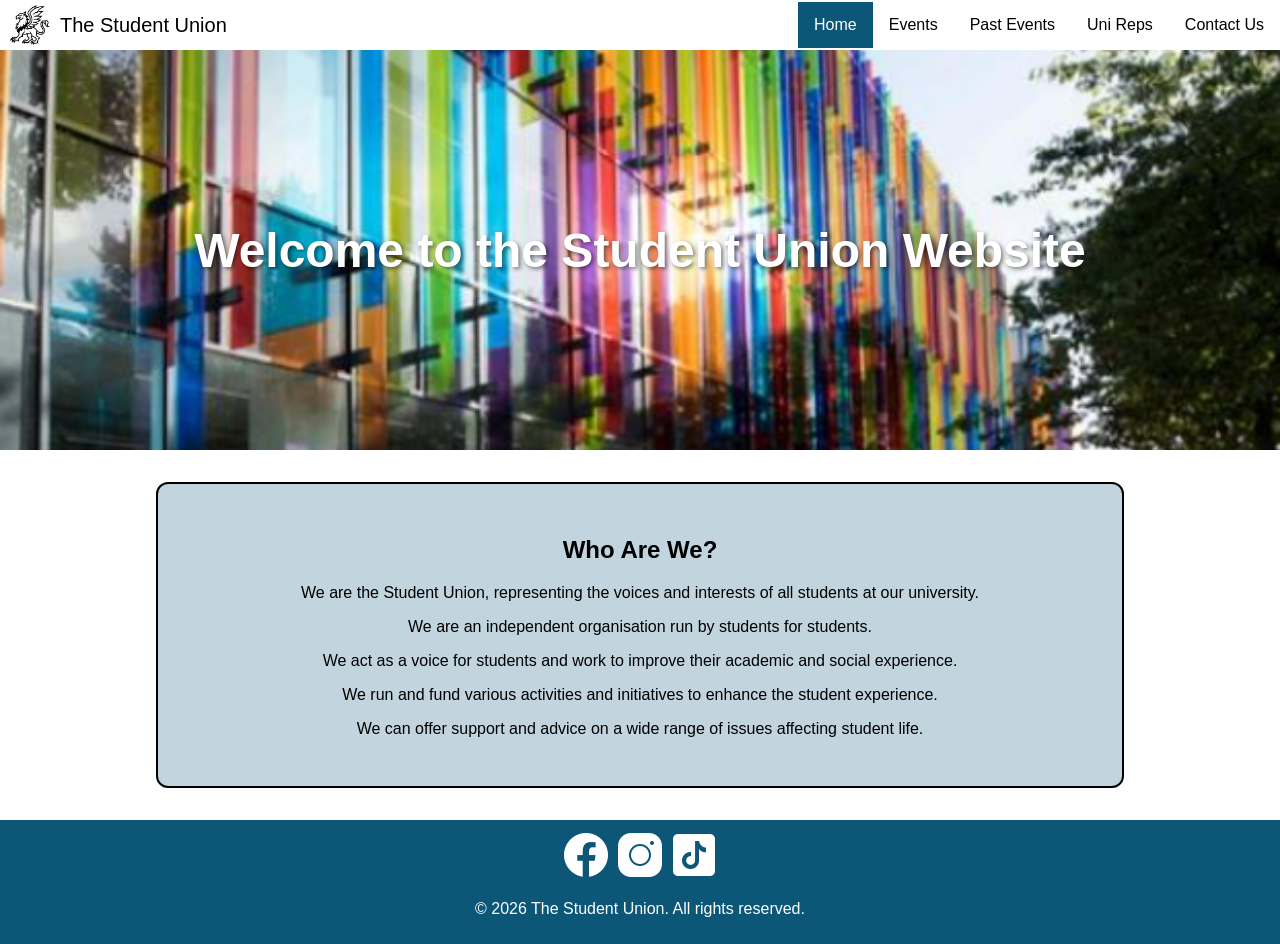
<file: index.html>
<!DOCTYPE html>
<html lang="en">
  <head>
    <meta charset="UTF-8">
    <meta name="viewport" content="width=device-width, initial-scale=1.0">
    <meta http-equiv="X-UA-Compatible" content="ie=edge">
    <title>HTML 5 Boilerplate</title>
    <link rel="stylesheet" href="style.css">
  </head>
  <body>
    <nav>
      <img src="uni_logo.png" alt="Logo" class="logo">
      <h2>The Student Union</h2>
      <ul>
        <li class="active"><a href="index.html">Home</a></li>
        <li><a href="events.html">Events</a></li>
        <li><a href="pastevents.html">Past Events</a></li>
        <li><a href="unireps.html">Uni Reps</a></li>
        <li><a href="contactus.html">Contact Us</a></li>
      </ul>
    </nav> 
    <section class="home-section">
        <h1>Welcome to the Student Union Website</h1>
    </section> 
    <div class="about-wrapper">
        <section class="about-section">
        <h1>Who Are We?</h1>
        <p>We are the Student Union, representing the voices and interests of all students at our university.</p> 
        <p>We are an independent organisation run by students for students.</p>
        <p>We act as a voice for students and work to improve their academic and social experience.</p>
        <p>We run and fund various activities and initiatives to enhance the student experience.</p>
        <p>We can offer support and advice on a wide range of issues affecting student life.</p>
        </section>
    </div>

    <footer>
      <!--icons by Icons8-->
      <div>
        <a href="https://www.facebook.com/"><img src="icons8-facebook-50.png" alt="Facebook" class="social-icon"></a>
        <a href="https://www.instagram.com/"><img src="icons8-instagram-50.png" alt="Instagram" class="social-icon"></a>
        <a href="https://tiktok.com/"><img src="icons8-tiktok-50.png" alt="TikTok" class="social-icon"></a>
      </div>
      <p>&copy; 2026 The Student Union. All rights reserved.</p>
    </footer>
    <script src="index.js"></script>
  </body>
</html>
</file>
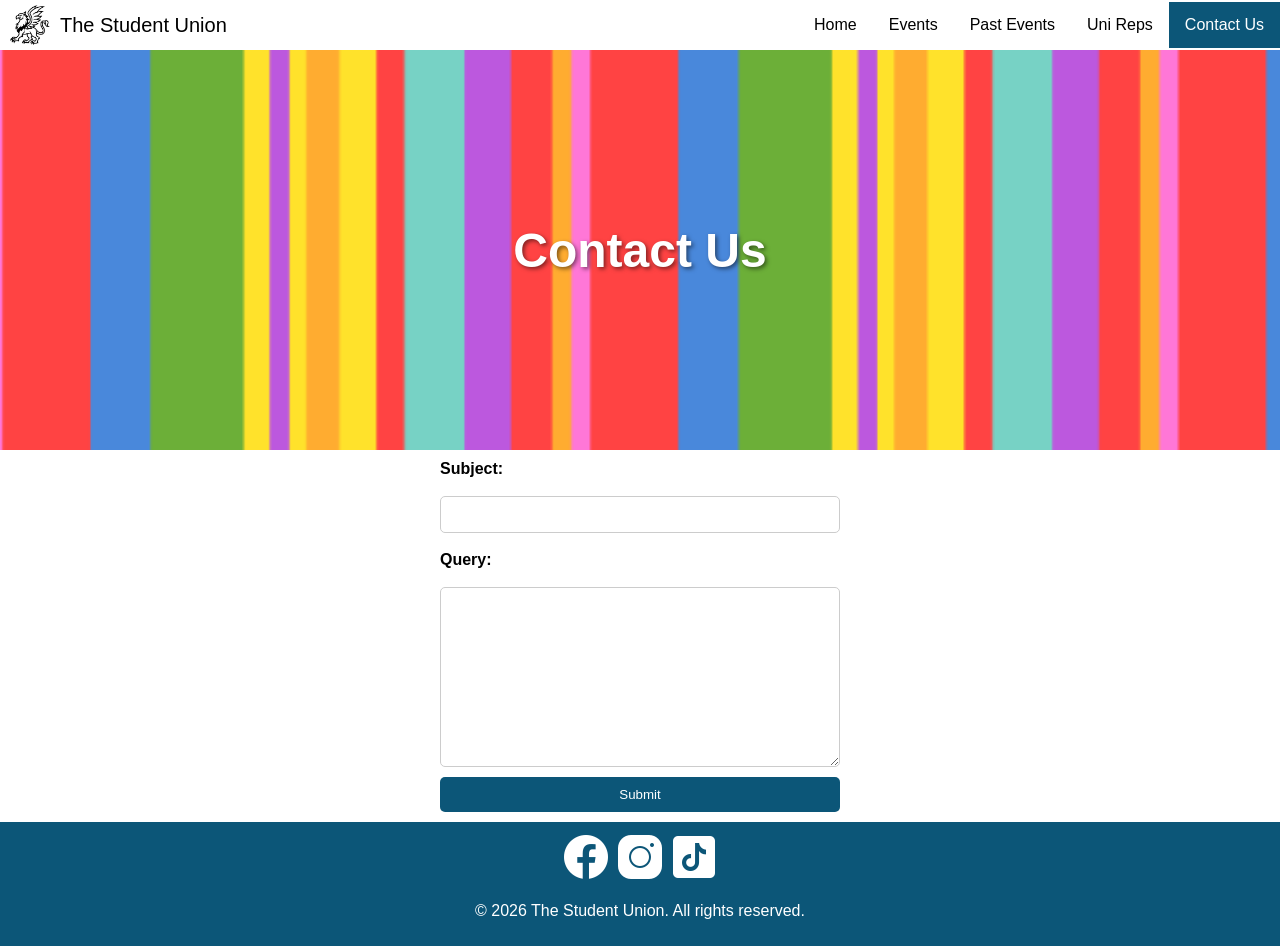
<file: contactus.html>
<!DOCTYPE html>
<html lang="en">
  <head>
    <meta charset="UTF-8">
    <meta name="viewport" content="width=device-width, initial-scale=1.0">
    <meta http-equiv="X-UA-Compatible" content="ie=edge">
    <title>HTML 5 Boilerplate</title>
    <link rel="stylesheet" href="style.css">
  </head>
  <body>
    <nav>
      <img src="uni_logo.png" alt="Logo" class="logo">
      <h2>The Student Union</h2>
      <ul>
        <li><a href="index.html">Home</a></li>
        <li><a href="events.html">Events</a></li>
        <li><a href="pastevents.html">Past Events</a></li>
        <li><a href="unireps.html">Uni Reps</a></li>
        <li class="active"><a href="contactus.html">Contact Us</a></li>
      </ul>
    </nav>
    <section class="contactus-section">
        <h1>Contact Us</h1>
    </section>

    <section class="contactus-form">
        <form id="myForm">
            <label for="subject">Subject:</label><br>
            <input type="text" id="subject" name="subject"><br>
            <label for="querytext">Query:</label><br>
            <textarea class="form-input" id="querytext" name="querytext" rows="6"></textarea>
            <button type="submit">Submit</button>
        </form>    
        <!-- Message displayed on successful submission -->
        <div class="success-message" id="successMessage">
            Thank you! Your form has been submitted successfully.
        </div>      
    </section>

    <footer>
      <!--icons by Icons8-->
      <div>
        <a href="https://www.facebook.com/"><img src="icons8-facebook-50.png" alt="Facebook" class="social-icon"></a>
        <a href="https://www.instagram.com/"><img src="icons8-instagram-50.png" alt="Instagram" class="social-icon"></a>
        <a href="https://tiktok.com/"><img src="icons8-tiktok-50.png" alt="TikTok" class="social-icon"></a>
      </div>
      <p>&copy; 2026 The Student Union. All rights reserved.</p>
    </footer>
    <script src="contactus.js"></script>
  </body>
</html>
</file>
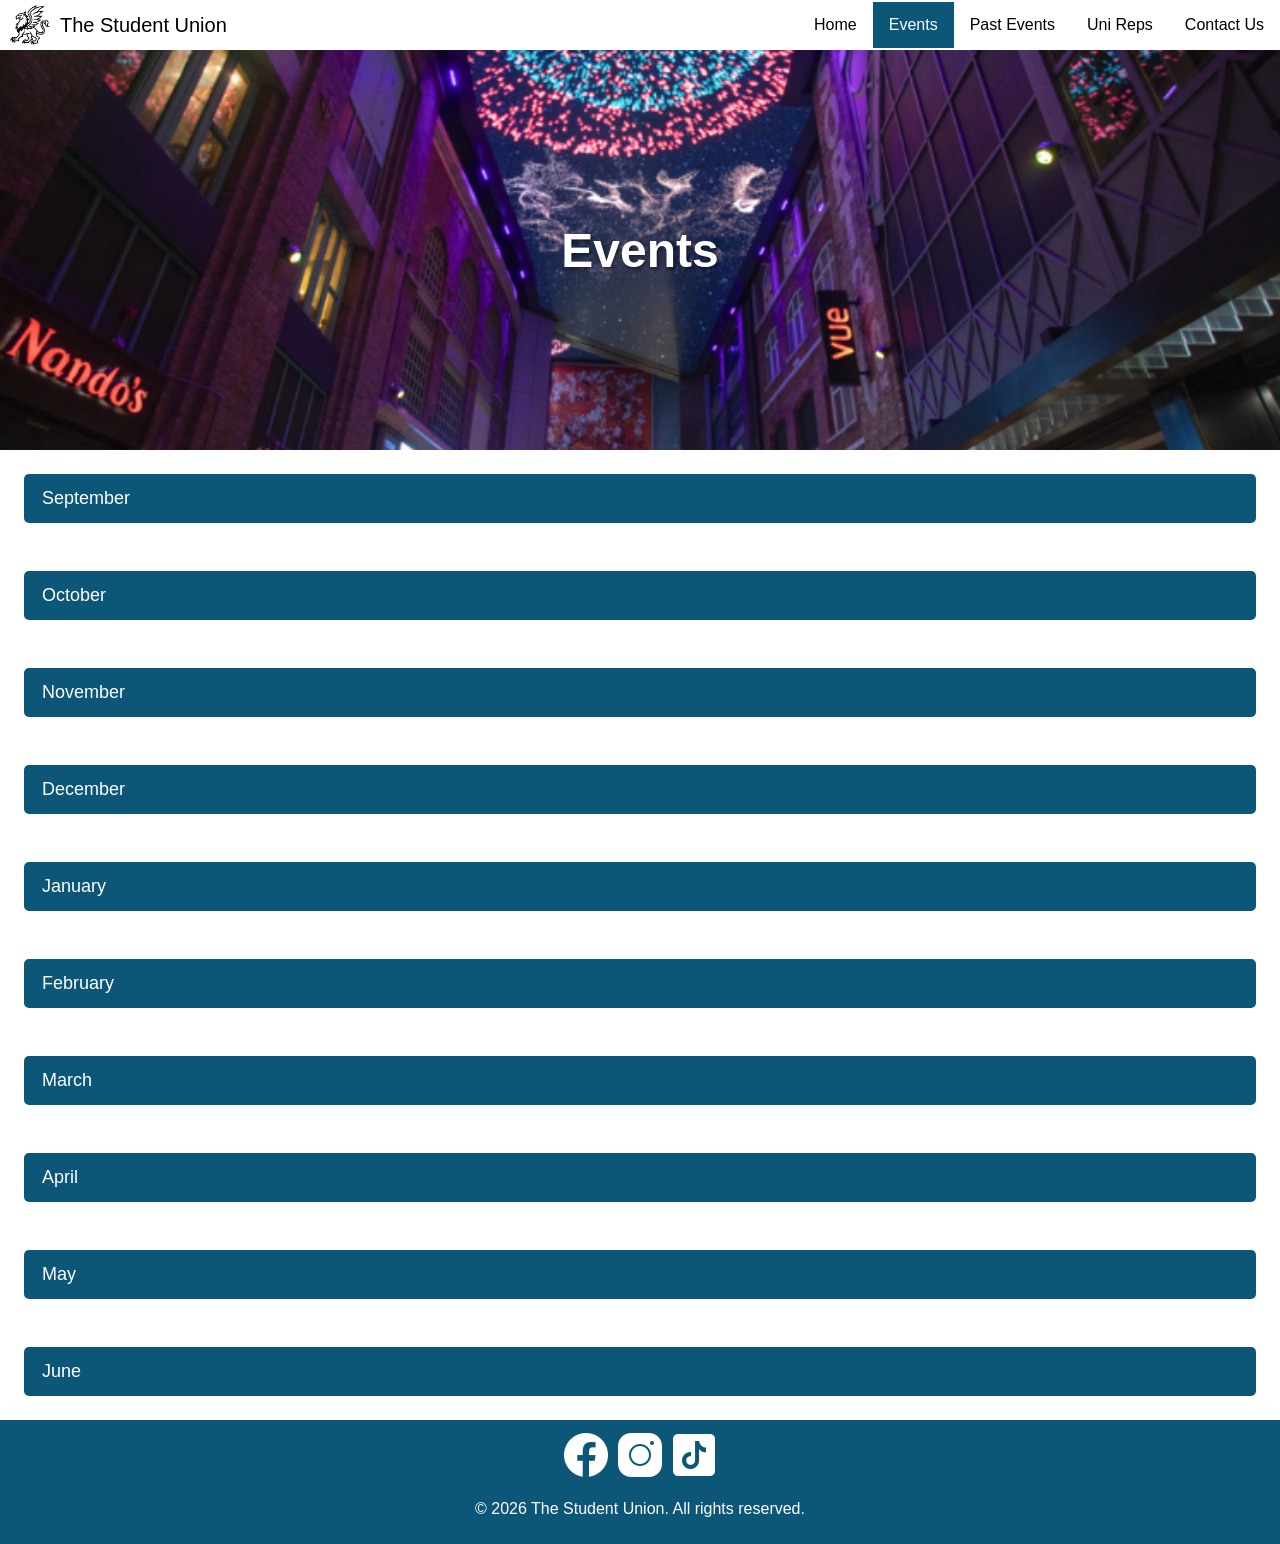
<file: events.html>
<!DOCTYPE html>
<html lang="en">
  <head>
    <meta charset="UTF-8">
    <meta name="viewport" content="width=device-width, initial-scale=1.0">
    <meta http-equiv="X-UA-Compatible" content="ie=edge">
    <title>HTML 5 Boilerplate</title>
    <link rel="stylesheet" href="style.css">
  </head>
  <body>
    <nav>
      <img src="uni_logo.png" alt="Logo" class="logo">
      <h2>The Student Union</h2>
      <ul>
        <li><a href="index.html">Home</a></li>
        <li class="active"><a href="events.html">Events</a></li>
        <li><a href="pastevents.html">Past Events</a></li>
        <li><a href="unireps.html">Uni Reps</a></li>
        <li><a href="contactus.html">Contact Us</a></li>
      </ul>
    </nav>
    <section class="events-section">
        <h1>Events</h1>  
    </section> 

    <section class="collapsible-section">
      <button type="button" class="collapsible">September</button>
      <div class="content">
        <div class="card-container">
          <div class="card">
            <img src="freshers_party.png" alt="freshers_party" style="width:100%">
            <div class="container">
            <h4><b>Fresher's Party</b></h4> 
            <p>4th September</p> 
            <p>21:00 - 02:00 @ The Student Union</p>
            <p>Fancy Dress Disco and Neon Disco</p>
            <p>Meet other students and free merchandise giveaway!</p>
          </div>
        </div>  
        <div class="card">
          <img src="sports.png" alt="sports" style="width:100%">
          <div class="container">
            <h4><b>Sports Clubs and Societies</b></h4> 
            <p>12th September</p> 
            <p>09:00 - 16:00 @ The Student Union</p>
            <p>Come find your new team or pick up a new hobby!</p>
          </div>
        </div> 
        <div class="card">
          <img src="comedy_quiz.png" alt="comedy_quiz" style="width:100%">
          <div class="container">
            <h4><b>Quiz and Comedy Night</b></h4> 
            <p>23rd September</p> 
            <p>20:00 - 23:00 @ The Student Union</p>
            <p>Make a team and have a laugh!</p>
          </div>
        </div>
      </div> 
    </section>
 
    <section class="collapsible-section">
      <button type="button" class="collapsible">October</button>
      <div class="content">
        <p>October's events will be announced soon.</p>
      </div>
    </section>

    <section class="collapsible-section">
      <button type="button" class="collapsible">November</button>
      <div class="content">
        <p>November's events will be announced soon.</p>
      </div>    
    </section>

    <section class="collapsible-section">
      <button type="button" class="collapsible">December</button>
      <div class="content">
        <p>December's events will be announced soon.</p>
      </div>    
    </section>  

    <section class="collapsible-section">
      <button type="button" class="collapsible">January</button>
      <div class="content">
        <p>January's events will be announced soon.</p>
      </div>    
    </section>

    <section class="collapsible-section">
      <button type="button" class="collapsible">February</button>
      <div class="content">
        <p>February's events will be announced soon.</p>
      </div>
    </section>

    <section class="collapsible-section">
      <button type="button" class="collapsible">March</button>
      <div class="content">
        <p>March's events will be announced soon.</p>
      </div>
    </section>

    <section class="collapsible-section">
      <button type="button" class="collapsible">April</button>
      <div class="content">
        <p>April's events will be announced soon.</p>
      </div>
    </section>

    <section class="collapsible-section">
      <button type="button" class="collapsible">May</button>
      <div class="content">
        <p>May's events will be announced soon.</p>
      </div>    
    </section>

    <section class="collapsible-section">
      <button type="button" class="collapsible">June</button>
      <div class="content">
        <p>June's events will be announced soon.</p>
      </div>
    </section>

    <footer>
      <!--icons by Icons8-->
      <div>
        <a href="https://www.facebook.com/"><img src="icons8-facebook-50.png" alt="Facebook" class="social-icon"></a>
        <a href="https://www.instagram.com/"><img src="icons8-instagram-50.png" alt="Instagram" class="social-icon"></a>
        <a href="https://tiktok.com/"><img src="icons8-tiktok-50.png" alt="TikTok" class="social-icon"></a>
      </div>
      <p>&copy; 2026 The Student Union. All rights reserved.</p>
    </footer>
    <script src="index.js"></script>
  </body>
</html>
</file>
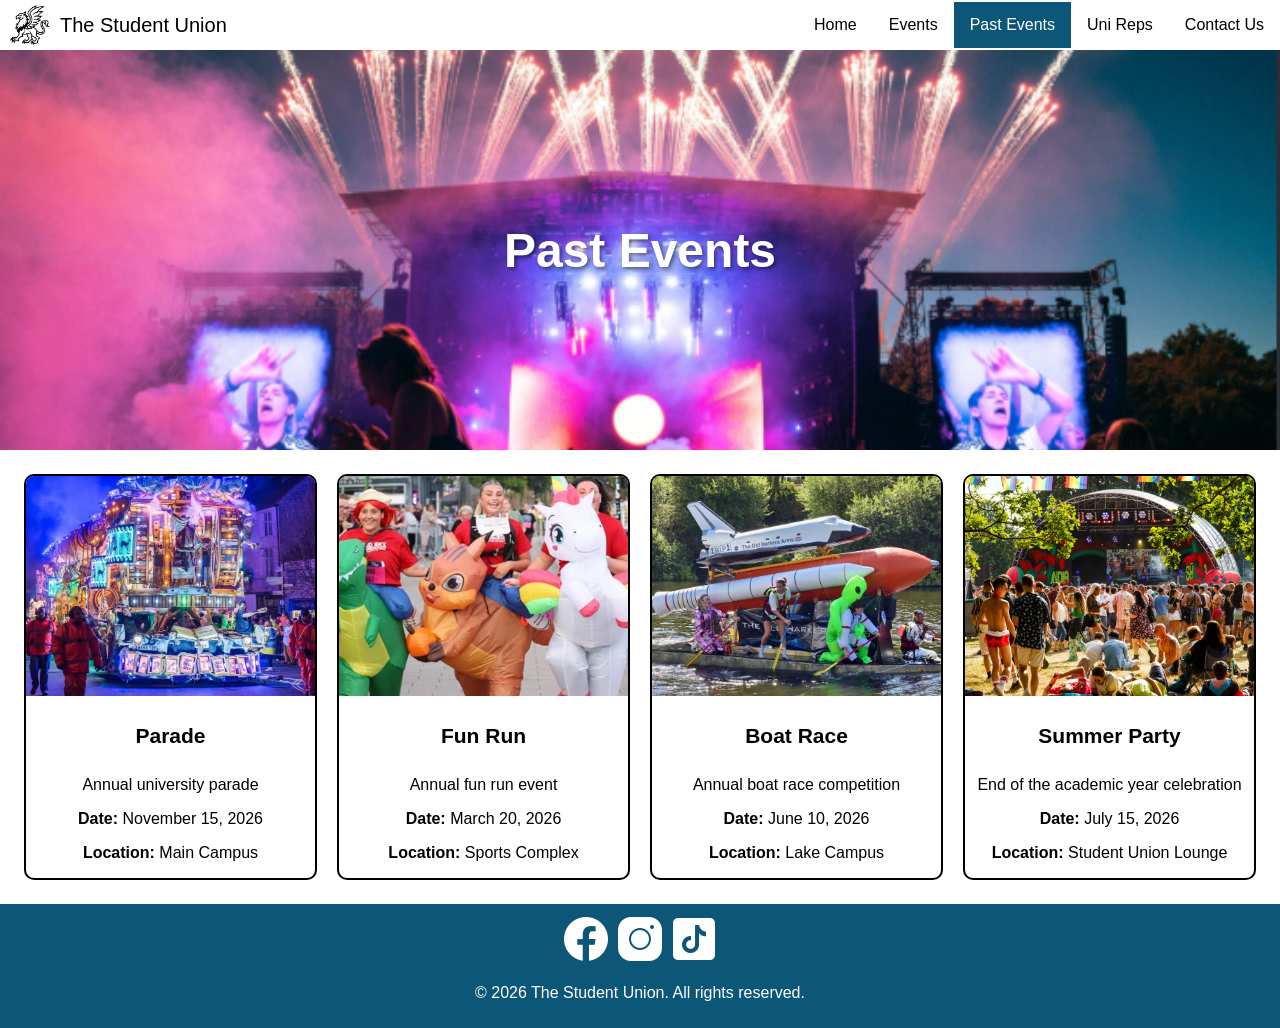
<file: pastevents.html>
<!DOCTYPE html>
<html lang="en">
  <head>
    <meta charset="UTF-8">
    <meta name="viewport" content="width=device-width, initial-scale=1.0">
    <meta http-equiv="X-UA-Compatible" content="ie=edge">
    <title>HTML 5 Boilerplate</title>
    <link rel="stylesheet" href="style.css">
  </head>
  <body>
    <nav>
      <img src="uni_logo.png" alt="Logo" class="logo">
      <h2>The Student Union</h2>
      <ul>
        <li><a href="index.html">Home</a></li>
        <li><a href="events.html">Events</a></li>
        <li class="active"><a href="pastevents.html">Past Events</a></li>
        <li><a href="unireps.html">Uni Reps</a></li>
        <li><a href="contactus.html">Contact Us</a></li>
      </ul>
    </nav>
    <section class="pastevents-section">
        <h1>Past Events</h1>
    </section>

    <section class="pastevents-cards">
      <div class="card">
        <img src="parade.PNG" alt="Parade" style="width:100%">
        <div class="container">
            <h4><b>Parade</b></h4> 
            <p>Annual university parade</p>
            <p><b>Date:</b> November 15, 2026</p>
            <p><b>Location:</b> Main Campus</p>
        </div>
      </div> 
      <div class="card">
        <img src="fun_run.PNG" alt="Fun Run" style="width:100%">
        <div class="container">
            <h4><b>Fun Run</b></h4> 
            <p>Annual fun run event</p>
            <p><b>Date:</b> March 20, 2026</p>
            <p><b>Location:</b> Sports Complex</p>
        </div>
      </div> 
      <div class="card">
        <img src="boat_race.PNG" alt="Boat Race" style="width:100%">
        <div class="container">
            <h4><b>Boat Race</b></h4> 
            <p>Annual boat race competition</p>
            <p><b>Date:</b> June 10, 2026</p>
            <p><b>Location:</b> Lake Campus</p>
        </div>
      </div> 
      <div class="card">
        <img src="summer_party.PNG" alt="Summer Party" style="width:100%">
        <div class="container">
            <h4><b>Summer Party</b></h4> 
            <p>End of the academic year celebration</p>
            <p><b>Date:</b> July 15, 2026</p>
            <p><b>Location:</b> Student Union Lounge</p>
        </div>
      </div> 
    </section>

    <footer>
      <!--icons by Icons8-->
      <div>
        <a href="https://www.facebook.com/"><img src="icons8-facebook-50.png" alt="Facebook" class="social-icon"></a>
        <a href="https://www.instagram.com/"><img src="icons8-instagram-50.png" alt="Instagram" class="social-icon"></a>
        <a href="https://tiktok.com/"><img src="icons8-tiktok-50.png" alt="TikTok" class="social-icon"></a>
      </div>
      <p>&copy; 2026 The Student Union. All rights reserved.</p>
    </footer>
    <script src="index.js"></script>
  </body>
</html>
</file>
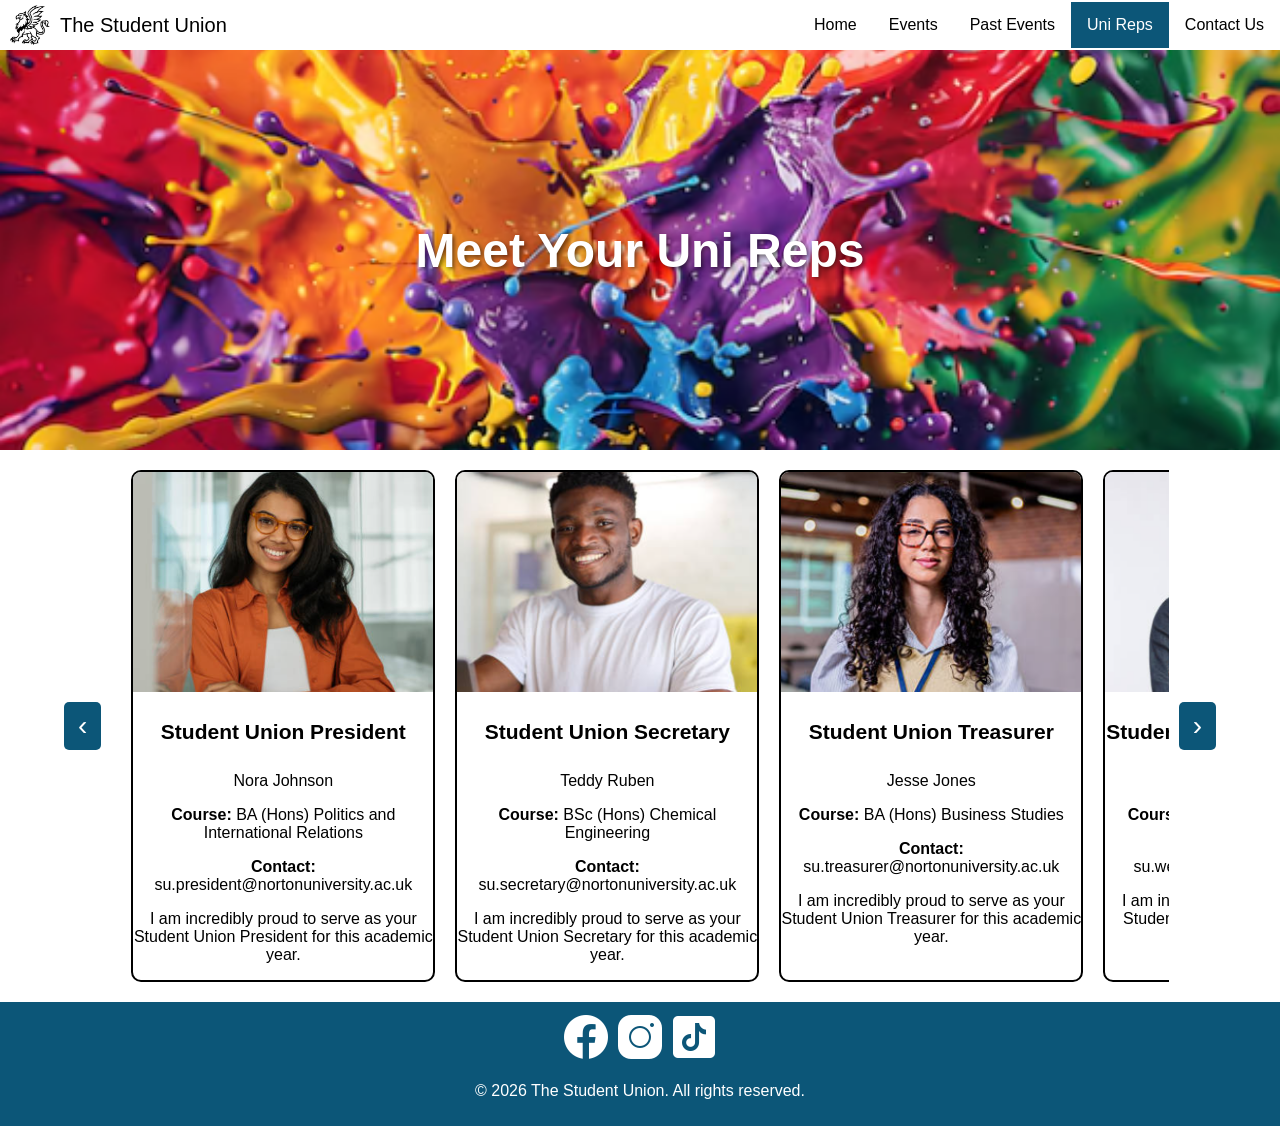
<file: unireps.html>
<!DOCTYPE html>
<html lang="en">
  <head>
    <meta charset="UTF-8">
    <meta name="viewport" content="width=device-width, initial-scale=1.0">
    <meta http-equiv="X-UA-Compatible" content="ie=edge">
    <title>HTML 5 Boilerplate</title>
    <link rel="stylesheet" href="style.css">
  </head>
  <body>
    <nav>
      <img src="uni_logo.png" alt="Logo" class="logo">
      <h2>The Student Union</h2>
      <ul>
        <li><a href="index.html">Home</a></li>
        <li><a href="events.html">Events</a></li>
        <li><a href="pastevents.html">Past Events</a></li>
        <li class="active"><a href="unireps.html">Uni Reps</a></li>
        <li><a href="contactus.html">Contact Us</a></li>
      </ul>
    </nav>
    <section class="unireps-section">
        <h1>Meet Your Uni Reps</h1>  
    </section> 

    <div class="carousel-container">
      <button class="nav prev">‹</button>

      <div class="carousel">

      <div class="card">
        <img src="uni_rep_1.PNG" alt="Student Union President" style="width:100%">
        <div class="container">
            <h4><b>Student Union President</b></h4> 
            <p>Nora Johnson</p>
            <p><b>Course:</b> BA (Hons) Politics and International Relations</p> 
            <p><b>Contact:</b> su.president@nortonuniversity.ac.uk</p>
            <p>I am incredibly proud to serve as your Student Union President for this academic year.</p>
        </div>
      </div>  

      <div class="card">
        <img src="uni_rep_2.PNG" alt="Student Union Secretary" style="width:100%">
        <div class="container">
            <h4><b>Student Union Secretary</b></h4> 
            <p>Teddy Ruben</p>
            <p><b>Course:</b> BSc (Hons) Chemical Engineering</p> 
            <p><b>Contact:</b> su.secretary@nortonuniversity.ac.uk</p>
            <p>I am incredibly proud to serve as your Student Union Secretary for this academic year.</p>
        </div>
      </div>  

      <div class="card">
        <img src="uni_rep_3.PNG" alt="Student Union Treasurer" style="width:100%">
        <div class="container">
            <h4><b>Student Union Treasurer</b></h4> 
            <p>Jesse Jones</p>
            <p><b>Course:</b> BA (Hons) Business Studies</p> 
            <p><b>Contact:</b> su.treasurer@nortonuniversity.ac.uk</p>
            <p>I am incredibly proud to serve as your Student Union Treasurer for this academic year.</p>
        </div>
      </div> 

      <div class="card">
        <img src="uni_rep_4.PNG" alt="Student Union Welfare Officer" style="width:100%">
        <div class="container">
            <h4><b>Student Union Welfare Officer</b></h4> 
            <p>Bob Bucket</p>
            <p><b>Course:</b> BA (Hons) Social Sciences</p> 
            <p><b>Contact:</b> su.welfare@nortonuniversity.ac.uk</p>
            <p>I am incredibly proud to serve as your Student Union Welfare Officer for this academic year.</p>
        </div>
      </div> 
      </div>

      <button type="button" class="nav next">›</button>
    </div>

    <footer>
      <!--icons by Icons8-->
      <div>
        <a href="https://www.facebook.com/"><img src="icons8-facebook-50.png" alt="Facebook" class="social-icon"></a>
        <a href="https://www.instagram.com/"><img src="icons8-instagram-50.png" alt="Instagram" class="social-icon"></a>
        <a href="https://tiktok.com/"><img src="icons8-tiktok-50.png" alt="TikTok" class="social-icon"></a>
      </div>
      <p>&copy; 2026 The Student Union. All rights reserved.</p>
    </footer>
    <script src="unireps.js"></script>
  </body>
</html>
</file>
<file: style.css>
body {
    font-family: "Montserrat", sans-serif;
    margin: 0;
    padding: 0;
}

nav {
    display: flex;
    align-items: center;
    justify-content: flex-start;
    min-height: 50px;
}

nav img {
    width: 40px;
    height: 40px;
    margin-left: 10px;
    margin-right: 10px;
}

nav h2 {
    margin: 0;
    font-size: 20px;
    font-weight: 300;
    text-align: left;
    color: black;
}

nav ul {
    list-style-type: none;
    margin: 0 0 0 auto;
    padding: 0;
    background-color: white;
    display: flex;
}

nav ul li a {
    display: block;
    color: black;
    text-align: center;
    padding: 14px 16px;
    text-decoration: none;
}

nav ul li a:hover {
    background-color: #333;
    color: white;
}

.active {
    background-color:  #0C5678;
}

.active a {
    color: white;
}

.home-section {
    min-height: 400px;
    background-image: url("colourful_building.PNG");
    background-size: cover;
    background-position: center;
    display: flex;
    align-items: center;
    justify-content: center;
}

.home-section h1 {
    color: white;
    font-size: 48px;
    text-shadow: 2px 2px 4px rgba(0, 0, 0, 0.5);
}

.home-section h1 {
    margin: 0;
}

.about-section {
    max-width: 900px;
    margin: 0 auto;
    padding: 32px;
    background-color: #C2D4DD;
    border: 2px solid black;
    border-radius: 12px;
    text-align: center;
}

.about-wrapper {
    padding: 32px;
    background-color: white;
}

.events-section {
    min-height: 400px;
    background-image: url("night_out.PNG");
    background-size: cover;
    background-position: center;
    display: flex;
    align-items: center;
    justify-content: center;
}

.events-section h1 {
    color: white;
    font-size: 48px;
    text-shadow: 2px 2px 4px rgba(0, 0, 0, 0.5);
}

.events-section {
    min-height: 400px;
    background-image: url("night_out.PNG");
    background-size: cover;
    background-position: center;
    display: flex;
    align-items: center;
    justify-content: center;
}

.events-section h1 {
    color: white;
    font-size: 48px;
    text-shadow: 2px 2px 4px rgba(0, 0, 0, 0.5);
}

.events-section h1 {
    margin: 0;
}

.unireps-section {
    min-height: 400px;
    background-image: url("paint.PNG");
    background-size: cover;
    background-position: center;
    display: flex;
    align-items: center;
    justify-content: center;
}

.unireps-section h1 {
    color: white;
    font-size: 48px;
    text-shadow: 2px 2px 4px rgba(0, 0, 0, 0.5);
}

.unireps-section h1 {
    margin: 0;
}

.pastevents-section {
    min-height: 400px;
    background-image: url("parklife.PNG");
    background-size: cover;
    background-position: center;
    display: flex;
    align-items: center;
    justify-content: center;
}

.pastevents-section h1 {
    color: white;
    font-size: 48px;
    text-shadow: 2px 2px 4px rgba(0, 0, 0, 0.5);
}

.pastevents-section h1 {
    margin: 0;
}

.pastevents-cards {
    display: grid;
    grid-template-columns: repeat(4, minmax(0, 1fr));
    gap: 20px;
    padding: 24px;
}

.contactus-section {
    min-height: 400px;
    background-image: url("striped.PNG");
    background-size: cover;
    background-position: center;
    display: flex;
    align-items: center;
    justify-content: center;
}

.contactus-section h1 {
    color: white;
    font-size: 48px;
    text-shadow: 2px 2px 4px rgba(0, 0, 0, 0.5);
}

.contactus-section h1 {
    margin: 0;
}

.contactus-form {
    display: flex;
    flex-direction: column;
    gap: 10px;
    max-width: 400px;
    margin-top: 10px;
    margin-bottom: 10px;
    margin-left: auto;
    margin-right: auto;
}

.contactus-form label {
    font-weight: bold;
}

.contactus-form form {
    display: flex;
    flex-direction: column;
}

.contactus-form button {
    padding: 10px;
    background-color: #0C5678;
    color: white;
    border: none;
    border-radius: 5px;
    cursor: pointer;
}

.contactus-form button:hover {
    background-color: #333;
}

.contactus-form input,
.contactus-form textarea {
    padding: 10px;
    border: 1px solid #ccc;
    border-radius: 5px;
    width: 100%;
    box-sizing: border-box;
}

.form-input {
    min-height: 180px;
    resize: vertical;
    margin-bottom: 10px;
}

.success-message {
    display: none;
    margin-top: 10px;
    margin-bottom: 10px;
    color: green;
    font-weight: bold;  
}

.collapsible-section {
    padding: 24px;
}

.collapsible {
    width: 100%;
    padding: 14px 18px;
    border: 0;
    background-color: #0C5678;
    color: white;
    font-size: 18px;
    text-align: left;
    cursor: pointer;
}

.collapsible.active,
.collapsible:hover {
    background-color: #333;
}

.content {
  padding: 0 18px;
  display: none;
  overflow: hidden;
  background-color: #f1f1f1;
}

button {
    border-radius: 5px;
}

.card-container {
    display: flex;
    flex-direction: row;
    justify-content: center;
    gap: 20px;
    align-items: stretch;
}

.card {
    text-align: center;
    border: 2px solid black;
    border-radius: 10px;
    overflow: hidden;
}

.card img {
    width: 100%;
    height: 220px;
    object-fit: cover;
    display: block;
    border: 0;
}

h4 {
    font-size: 21px;
}

.carousel-container {
  position: relative;
  width: 90%;
  margin: auto;
  display: flex;
  align-items: center;
    gap: 10px;
}

.carousel {
    min-width: 0;
    flex: 1;
  display: flex;
  gap: 20px;
  overflow-x: auto;
  scroll-behavior: smooth;
  padding: 20px;
}

.carousel .card {
    flex: 0 0 300px;
}

.carousel-container .nav {
    flex: 0 0 auto;
    padding: 8px 14px;
    border: 0;
    background-color: #0C5678;
    color: white;
    font-size: 28px;
    cursor: pointer;
}

.carousel::-webkit-scrollbar {
  display: none;
}

footer {
    background-color: #0C5678;
    color: white;
    text-align: center;
    padding: 10px;
}

@media (max-width: 768px) {
    .card-container {
        flex-direction: column;
        align-items: center;
    }

    .pastevents-cards {
        grid-template-columns: repeat(2, minmax(0, 1fr));
    }
}

@media (max-width: 480px) {
    .pastevents-cards {
        grid-template-columns: 1fr;
    }
}
</file>
